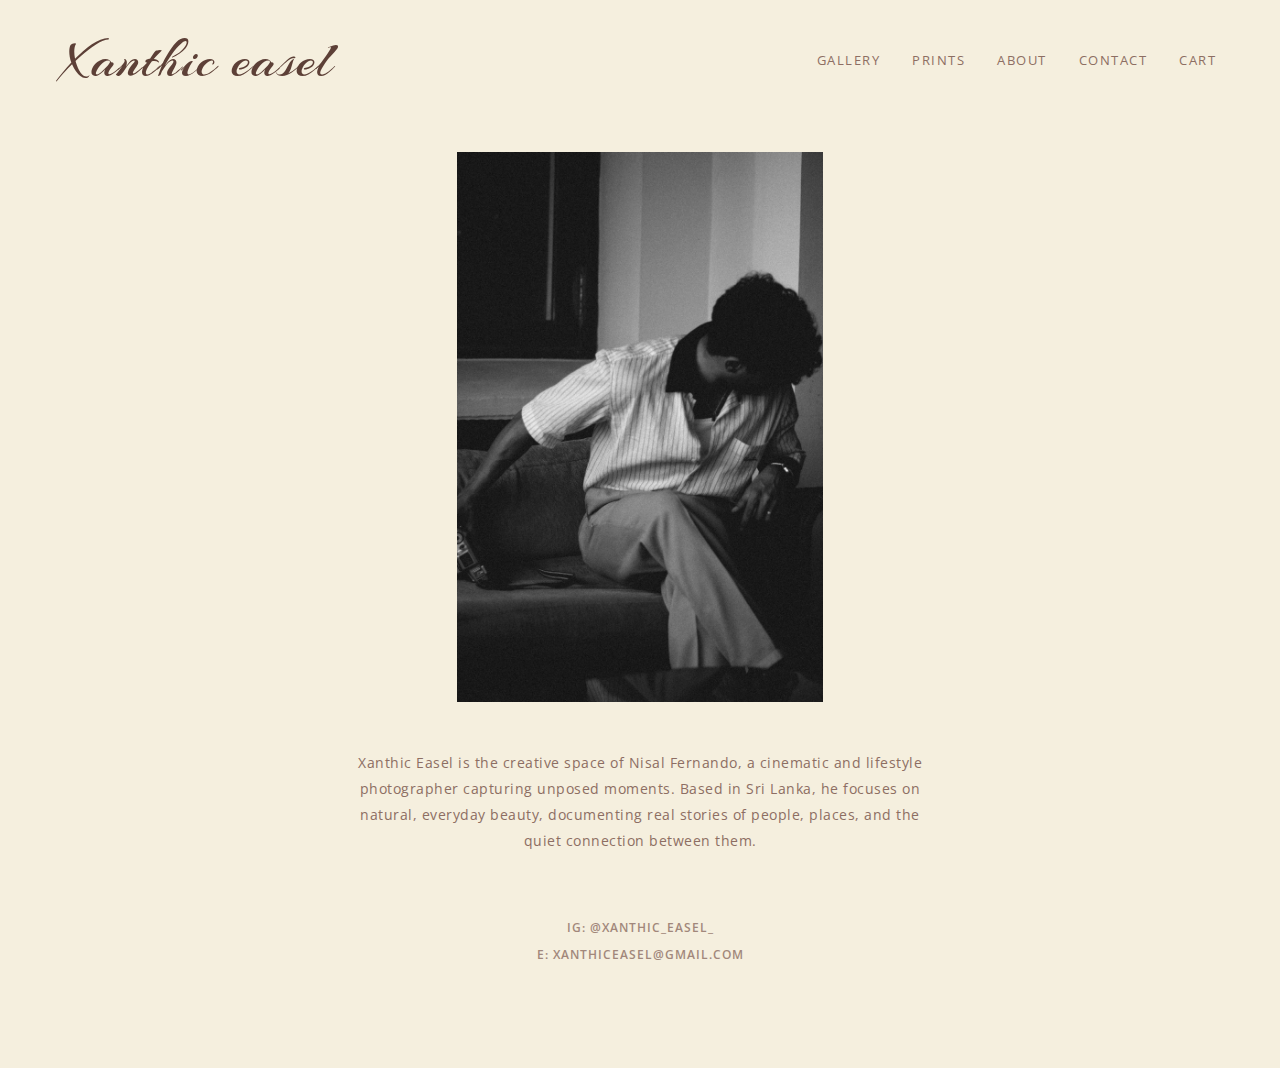
<file: index.html>
<!DOCTYPE html>
<html lang="en">

<head>
    <meta charset="UTF-8">
    <meta name="viewport" content="width=device-width, initial-scale=1.0">
    <title>Xanthic Easel | Home</title>
    <!-- Google Fonts: Arizonia & Open Sans -->
    <link rel="preconnect" href="https://fonts.googleapis.com">
    <link rel="preconnect" href="https://fonts.gstatic.com" crossorigin>
    <link href="https://fonts.googleapis.com/css2?family=Arizonia&family=Open+Sans:wght@400;600&display=swap"
        rel="stylesheet">
    <link rel="stylesheet" href="style.css">
    <link rel="stylesheet" href="https://cdn.snipcart.com/themes/v3.0.31/default/snipcart.css" />
</head>

<body>

    <!-- Header -->
    <header>
        <div class="logo">Xanthic easel</div>
        <nav>
            <ul>
                <li><a href="gallery.html">Gallery</a></li>
                <li><a href="prints.html">Prints</a></li>
                <li><a href="about.html">About</a></li>
                <li><a href="contact.html">Contact</a></li>
                <li><a href="#/cart" class="snipcart-checkout">Cart</a></li>
            </ul>
        </nav>
    </header>

    <!-- Home Section -->
    <section id="home">
        <!-- Antigravity Float Animation Applied Here -->
        <div class="slideshow-container float float-delay-1">
            <!-- Using Unsplash Source for high quality placeholders -->
            <img src="images/me_web.jpg" class="slide active" alt="Me">
            <img src="images/kala2.jpg" class="slide" loading="lazy" alt="Kala Slide 2">
            <img src="images/kala_one.jpg" class="slide" loading="lazy" alt="Kala Slide 1">
            <img src="images/kala_three.jpg" class="slide" loading="lazy" alt="kala_three">
            <img src="images/beach.jpg" class="slide" loading="lazy" alt="beach">
        </div>

        <!-- Added Description per user request -->
        <div class="home-description">
            <p>
                Xanthic Easel is the creative space of Nisal Fernando, a cinematic and lifestyle photographer capturing unposed moments. 
                Based in Sri Lanka, he focuses on natural, everyday beauty, documenting real 
                stories of people, places, and the quiet connection between them.
            </p>
        </div>

        <div class="home-info">
            <p>IG: <a href="https://instagram.com/xanthic_easel_" target="_blank">@xanthic_easel_</a></p>
            <p>E: <a href="mailto:xanthiceasel@gmail.com">xanthiceasel@gmail.com</a></p>
        </div>
    </section>

    <div hidden id="snipcart" data-api-key="ZjlhMjMwOTktODg1Yy00ZTJjLTljMTctNTIyNTJiZDJlZTdkNjM5MDcwMDEwMDg3MzM3MDkw"
        data-config-currency="lkr"></div>
    <script async src="https://cdn.snipcart.com/themes/v3.0.31/default/snipcart.js"></script>
    <script src="script.js"></script>
</body>

</html>
</file>
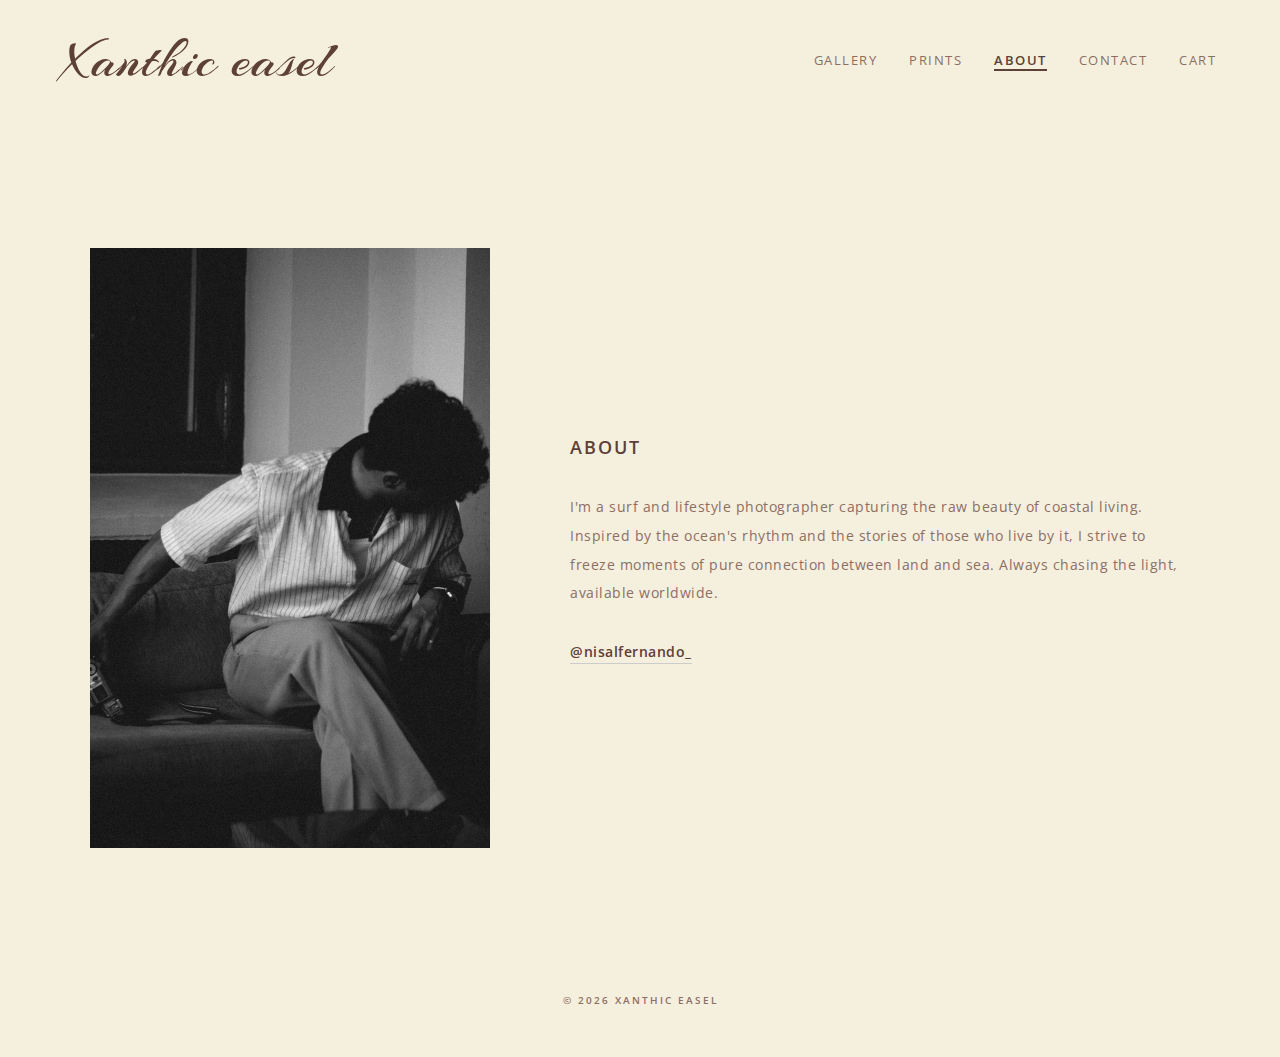
<file: about.html>
<!DOCTYPE html>
<html lang="en">

<head>
    <meta charset="UTF-8">
    <meta name="viewport" content="width=device-width, initial-scale=1.0">
    <title>Xanthic Easel | About</title>
    <!-- Google Fonts: Arizonia & Open Sans -->
    <link rel="preconnect" href="https://fonts.googleapis.com">
    <link rel="preconnect" href="https://fonts.gstatic.com" crossorigin>
    <link href="https://fonts.googleapis.com/css2?family=Arizonia&family=Open+Sans:wght@400;600&display=swap"
        rel="stylesheet">
    <link rel="stylesheet" href="style.css">
    <link rel="stylesheet" href="https://cdn.snipcart.com/themes/v3.0.31/default/snipcart.css" />
</head>

<body>

    <!-- Header -->
    <header>
        <div class="logo"><a href="index.html">Xanthic easel</a></div>
        <nav>
            <ul>
                <li><a href="gallery.html">Gallery</a></li>
                <li><a href="prints.html">Prints</a></li>
                <li><a href="about.html" class="active">About</a></li>
                <li><a href="contact.html">Contact</a></li>
                <li><a href="#/cart" class="snipcart-checkout">Cart</a></li>
            </ul>
        </nav>
    </header>

    <!-- About Section -->
    <section>
        <div class="page-header">
            <!-- Optional header, or keep clean -->
        </div>
        <div id="about-content">
            <!-- Antigravity Float Animation Applied Here -->
            <div class="about-image float float-delay-2">
                <img src="images/me_web.jpg" loading="lazy" alt="portrait">
            </div>
            <div class="about-text">
                <h2>About</h2>
                <p>
                    I'm a surf and lifestyle photographer capturing the raw beauty of coastal living.
                    Inspired by the ocean's rhythm and the stories of those who live by it,
                    I strive to freeze moments of pure connection between land and sea.
                    Always chasing the light, available worldwide.
                </p>
                <a href="https://www.instagram.com/nisalfernando_/" target="_blank"
                    class="instagram-link">@nisalfernando_</a>
            </div>
        </div>
    </section>

    <!-- Minimal Footer -->
    <footer>
        <p>&copy; 2026 Xanthic Easel</p>
    </footer>

    <div hidden id="snipcart" data-api-key="ZjlhMjMwOTktODg1Yy00ZTJjLTljMTctNTIyNTJiZDJlZTdkNjM5MDcwMDEwMDg3MzM3MDkw"
        data-config-currency="lkr"></div>
    <script async src="https://cdn.snipcart.com/themes/v3.0.31/default/snipcart.js"></script>
    <script src="script.js"></script>
</body>

</html>
</file>
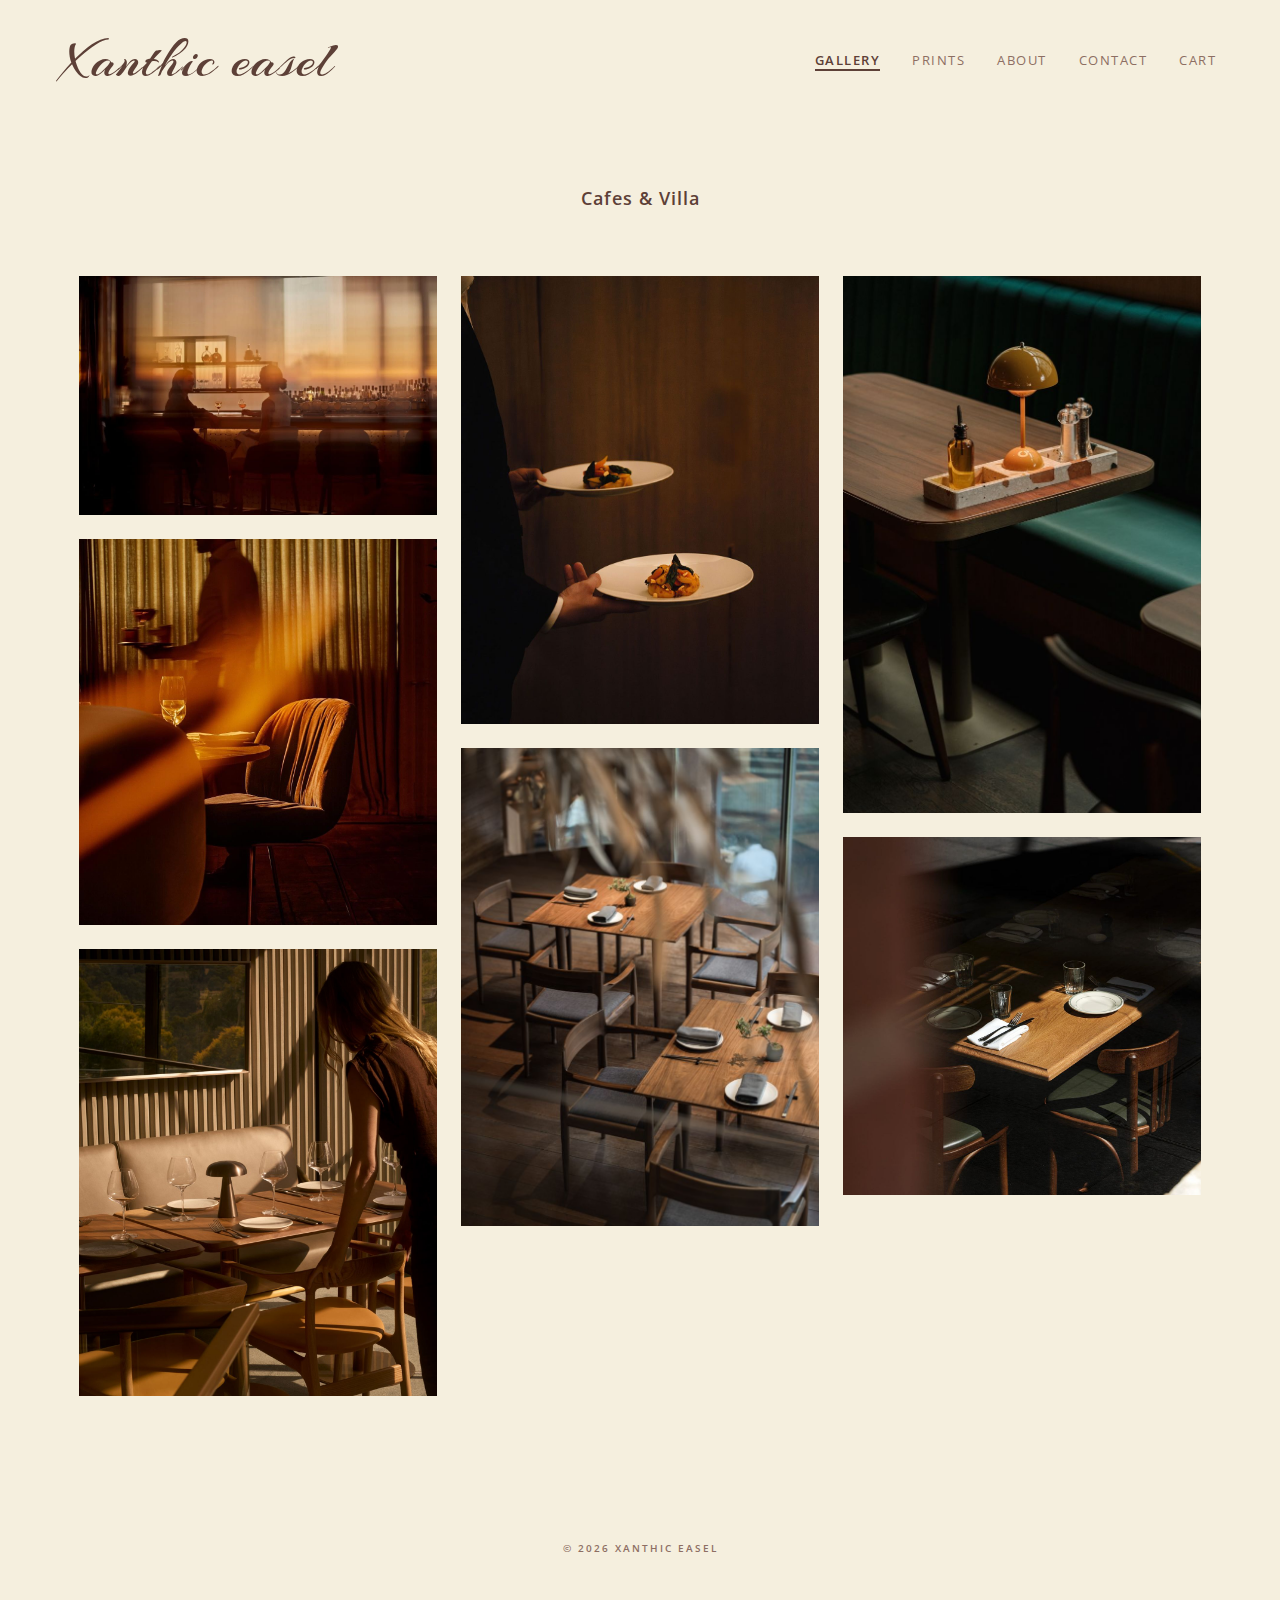
<file: cafes-villa.html>
<!DOCTYPE html>
<html lang="en">

<head>
    <meta charset="UTF-8">
    <meta name="viewport" content="width=device-width, initial-scale=1.0">
    <title>Xanthic Easel | Cafes & Villa</title>
    <!-- Google Fonts: Arizonia & Open Sans -->
    <link rel="preconnect" href="https://fonts.googleapis.com">
    <link rel="preconnect" href="https://fonts.gstatic.com" crossorigin>
    <link href="https://fonts.googleapis.com/css2?family=Arizonia&family=Open+Sans:wght@400;600&display=swap"
        rel="stylesheet">
    <link rel="stylesheet" href="style.css">
    <link rel="stylesheet" href="https://cdn.snipcart.com/themes/v3.0.31/default/snipcart.css" />
</head>

<body>

    <!-- Header -->
    <header>
        <div class="logo"><a href="index.html">Xanthic easel</a></div>
        <nav>
            <ul>
                <li><a href="gallery.html" class="active">Gallery</a></li>
                <li><a href="prints.html">Prints</a></li>
                <li><a href="about.html">About</a></li>
                <li><a href="contact.html">Contact</a></li>
                <li><a href="#/cart" class="snipcart-checkout">Cart</a></li>
            </ul>
        </nav>
    </header>

    <!-- Gallery Sub-Page Section -->
    <section>
        <div class="page-header">
            <h1>Cafes & Villa</h1>
        </div>
        <!-- Masonry Grid for Mixed/Mosaic Look -->
        <div class="masonry-grid">
            <div class="masonry-item wide">
                <img src="images/cafe1.jpg"
                    loading="lazy" alt="Cafe Interior">
            </div>
            <div class="masonry-item">
                <img src="images/cafe3.jpg"
                    alt="Villa Exterior">
            </div>
            <div class="masonry-item">
                <img src="images/cafe7.jpg"
                    alt="Coffee Detail">
            </div>
            <div class="masonry-item wide">
                <img src="images/cafe4.jpg"
                    alt="Luxury Pool">
            </div>
            <div class="masonry-item">
                <img src="images/cafe9.jpg"
                    alt="Villa Detail">
            </div>
            <div class="masonry-item">
                <img src="images/cafe8.jpg"
                    alt="Coffee Shop">
            </div>
            <div class="masonry-item wide">
                <img src="images/cafe5.jpg"
                    alt="Modern House">
            </div>
        </div>
    </section>

    <!-- Minimal Footer -->
    <footer>
        <p>&copy; 2026 Xanthic Easel</p>
    </footer>

    <div hidden id="snipcart" data-api-key="ZjlhMjMwOTktODg1Yy00ZTJjLTljMTctNTIyNTJiZDJlZTdkNjM5MDcwMDEwMDg3MzM3MDkw"
        data-config-currency="lkr"></div>
    <script async src="https://cdn.snipcart.com/themes/v3.0.31/default/snipcart.js"></script>
    <script src="script.js"></script>
</body>

</html>
</file>
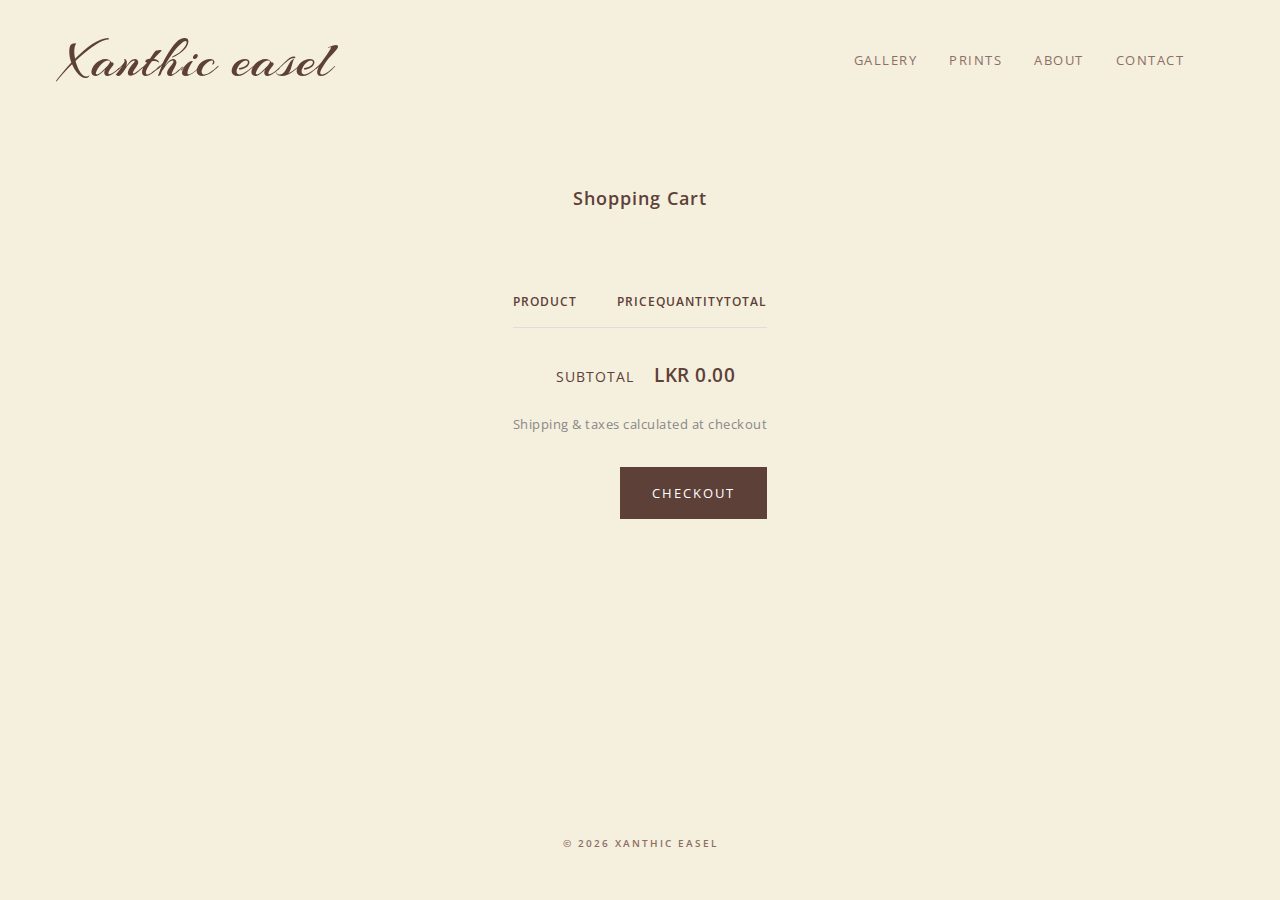
<file: cart.html>
<!DOCTYPE html>
<html lang="en">

<head>
    <meta charset="UTF-8">
    <meta name="viewport" content="width=device-width, initial-scale=1.0">
    <title>Xanthic Easel | Cart</title>
    <!-- Google Fonts: Arizonia & Open Sans -->
    <link rel="preconnect" href="https://fonts.googleapis.com">
    <link rel="preconnect" href="https://fonts.gstatic.com" crossorigin>
    <link href="https://fonts.googleapis.com/css2?family=Arizonia&family=Open+Sans:wght@400;600&display=swap"
        rel="stylesheet">
    <link rel="stylesheet" href="style.css">
</head>

<body>

    <!-- Header -->
    <header>
        <div class="logo"><a href="index.html">Xanthic easel</a></div>
        <nav>
            <ul>
                <li><a href="gallery.html">Gallery</a></li>
                <li><a href="prints.html">Prints</a></li>
                <li><a href="about.html">About</a></li>
                <li><a href="contact.html">Contact</a></li>
                <li><a href="cart.html" id="cart-link" class="active">Cart (0)</a></li>
            </ul>
        </nav>
    </header>

    <!-- Cart Section -->
    <section id="cart-section" style="max-width: 1000px; margin: 0 auto;">
        <div class="page-header">
            <h1>Shopping Cart</h1>
        </div>

        <table class="cart-table">
            <thead>
                <tr>
                    <th style="width: 50%;">Product</th>
                    <th>Price</th>
                    <th>Quantity</th>
                    <th>Total</th>
                    <th></th>
                </tr>
            </thead>
            <tbody id="cart-items-container">
                <!-- Items injected by script.js -->
            </tbody>
        </table>

        <div class="cart-summary">
            <span class="subtotal-label">Subtotal</span>
            <span id="cart-subtotal">LKR 0.00</span>
            <br><br>
            <p style="font-size: 0.8rem; color: #888; margin-bottom: 2rem;">Shipping & taxes calculated at checkout</p>
            <a href="checkout.html" class="btn-primary"
                style="display: inline-block; width: auto; text-decoration: none;">Checkout</a>
        </div>
    </section>

    <!-- Minimal Footer -->
    <footer>
        <p>&copy; 2026 Xanthic Easel</p>
    </footer>

    <script src="script.js"></script>
</body>

</html>
</file>
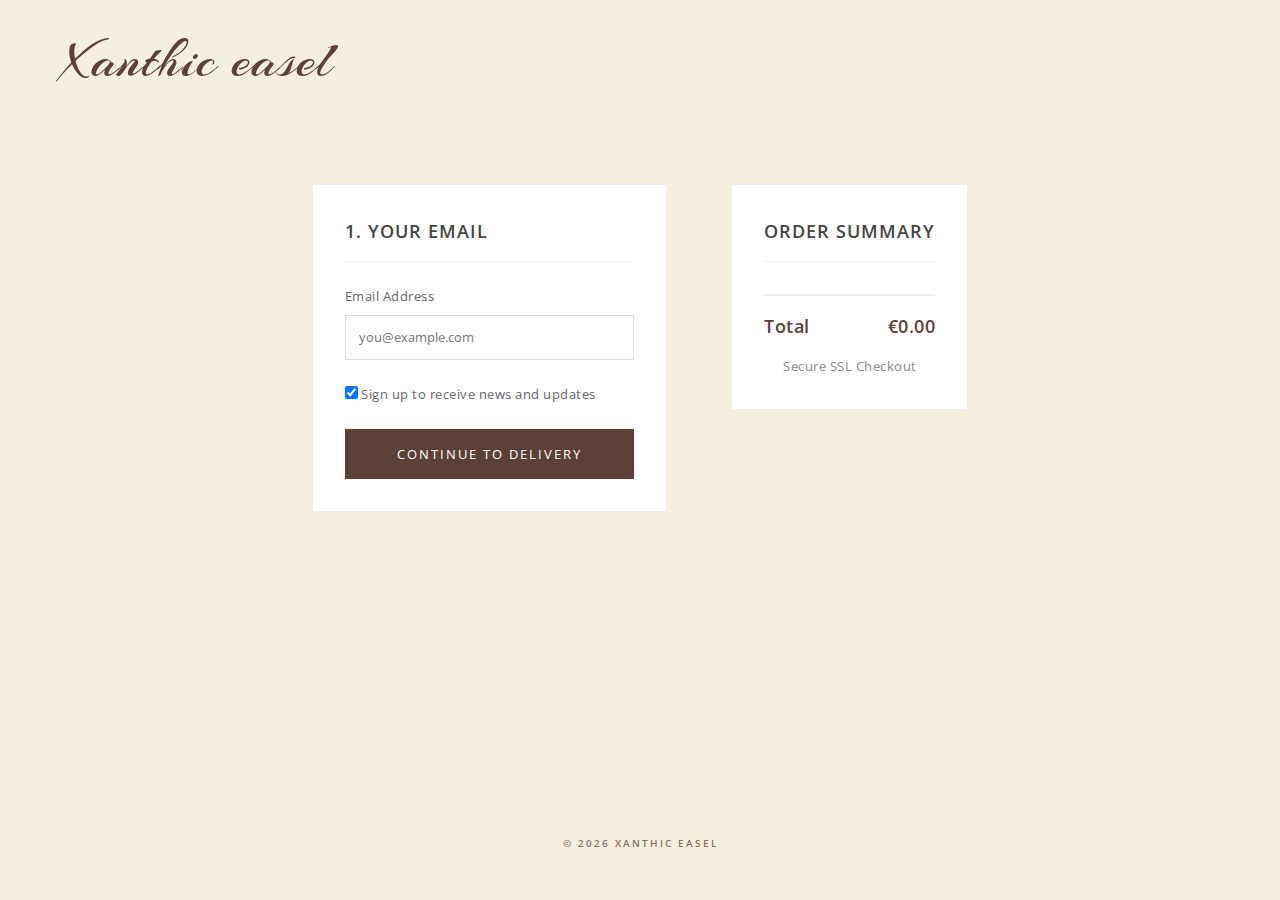
<file: checkout.html>
<!DOCTYPE html>
<html lang="en">

<head>
    <meta charset="UTF-8">
    <meta name="viewport" content="width=device-width, initial-scale=1.0">
    <title>Xanthic Easel | Checkout</title>
    <!-- Google Fonts: Arizonia & Open Sans -->
    <link rel="preconnect" href="https://fonts.googleapis.com">
    <link rel="preconnect" href="https://fonts.gstatic.com" crossorigin>
    <link href="https://fonts.googleapis.com/css2?family=Arizonia&family=Open+Sans:wght@400;600&display=swap"
        rel="stylesheet">
    <link rel="stylesheet" href="style.css">
    <style>
        .checkout-container {
            display: grid;
            grid-template-columns: 1.5fr 1fr;
            gap: 4rem;
            max-width: 1200px;
            margin: 0 auto;
        }

        .checkout-form {
            display: flex;
            flex-direction: column;
            gap: 2rem;
        }

        .step-container {
            border: 1px solid #eee;
            padding: 2rem;
            background: #fff;
        }

        .step-header {
            font-size: 1.1rem;
            font-weight: 600;
            margin-bottom: 1.5rem;
            color: #444;
            text-transform: uppercase;
            letter-spacing: 1px;
            border-bottom: 1px solid #f0f0f0;
            padding-bottom: 1rem;
        }

        .form-group {
            margin-bottom: 1.5rem;
        }

        .form-group label {
            display: block;
            font-size: 0.8rem;
            margin-bottom: 0.5rem;
            color: #666;
        }

        .form-group input,
        .form-group select {
            width: 100%;
            padding: 0.8rem;
            border: 1px solid #ddd;
            font-family: var(--body-font);
        }

        .order-summary {
            background-color: #fff;
            padding: 2rem;
            border: 1px solid #eee;
            height: fit-content;
        }

        .summary-item {
            display: flex;
            gap: 1rem;
            margin-bottom: 1.5rem;
            border-bottom: 1px solid #f9f9f9;
            padding-bottom: 1rem;
        }

        .summary-thumb {
            width: 60px;
            height: 60px;
            object-fit: cover;
        }

        .summary-details h4 {
            font-size: 0.9rem;
            margin-bottom: 0.2rem;
        }

        .summary-details p {
            font-size: 0.8rem;
            color: #888;
        }

        .summary-total {
            margin-top: 2rem;
            padding-top: 1rem;
            border-top: 2px solid #eee;
            display: flex;
            justify-content: space-between;
            font-weight: 600;
            font-size: 1.1rem;
        }

        .hidden {
            display: none;
        }

        @media (max-width: 800px) {
            .checkout-container {
                grid-template-columns: 1fr;
            }

            .order-summary {
                order: -1;
            }

            /* Show summary first on mobile */
        }
    </style>
</head>

<body>

    <!-- Header -->
    <header>
        <div class="logo"><a href="index.html">Xanthic easel</a></div>
    </header>

    <section class="checkout-container">
        <!-- checkout Form -->
        <div class="checkout-form">

            <!-- Step 1: Email -->
            <div id="step-email" class="step-container">
                <div class="step-header">1. Your Email</div>
                <div class="form-group">
                    <label>Email Address</label>
                    <input type="email" id="email" placeholder="you@example.com">
                </div>
                <div class="form-group">
                    <label>
                        <input type="checkbox" checked style="width:auto;"> Sign up to receive news and updates
                    </label>
                </div>
                <button class="btn-primary" onclick="nextStep('delivery')">Continue to Delivery</button>
            </div>

            <!-- Step 2: Delivery -->
            <div id="step-delivery" class="step-container hidden">
                <div class="step-header">2. Delivery Details</div>
                <div class="form-group">
                    <label>Phone Number</label>
                    <input type="tel" id="phone" placeholder="+94 77 123 4567">
                </div>
                <div style="display:grid; grid-template-columns: 1fr 1fr; gap: 1rem;">
                    <div class="form-group">
                        <label>First Name</label>
                        <input type="text" id="fname">
                    </div>
                    <div class="form-group">
                        <label>Last Name</label>
                        <input type="text" id="lname">
                    </div>
                </div>
                <div class="form-group">
                    <label>Address</label>
                    <input type="text" id="address" placeholder="Street address">
                </div>
                <div style="display:grid; grid-template-columns: 1fr 1fr; gap: 1rem;">
                    <div class="form-group">
                        <label>Postal Code</label>
                        <input type="text" id="zip">
                    </div>
                    <div class="form-group">
                        <label>City</label>
                        <input type="text" id="city">
                    </div>
                </div>
                <button class="btn-primary" onclick="nextStep('payment')">Continue to Payment</button>
            </div>

            <!-- Step 3: Payment -->
            <div id="step-payment" class="step-container hidden">
                <div class="step-header">3. Payment</div>
                <div class="form-group">
                    <label>Card Number</label>
                    <input type="text" placeholder="0000 0000 0000 0000">
                </div>
                <div style="display:grid; grid-template-columns: 1fr 1fr; gap: 1rem;">
                    <div class="form-group">
                        <label>Expiry (MM/YY)</label>
                        <input type="text" placeholder="MM/YY">
                    </div>
                    <div class="form-group">
                        <label>CVC</label>
                        <input type="text" placeholder="123">
                    </div>
                </div>
                <button class="btn-primary" onclick="nextStep('review')">Review Order</button>
            </div>

            <!-- Step 4: Review -->
            <div id="step-review" class="step-container hidden">
                <div class="step-header">4. Review & Purchase</div>
                <p>Please review your order details above.</p>
                <div style="margin-top: 1rem;">
                    <button class="btn-primary" onclick="placeOrder()">Place Order</button>
                </div>
            </div>

        </div>

        <!-- Order Summary Sidebar -->
        <div class="order-summary">
            <div class="step-header">Order Summary</div>
            <div id="checkout-items">
                <!-- Injected via JS -->
            </div>
            <div class="summary-total">
                <span>Total</span>
                <span id="checkout-total">€0.00</span>
            </div>
            <div style="margin-top: 1rem; font-size: 0.8rem; text-align: center; color: #888;">
                <p>Secure SSL Checkout</p>
            </div>
        </div>
    </section>

    <!-- Minimal Footer -->
    <footer>
        <p>&copy; 2026 Xanthic Easel</p>
    </footer>

    <script src="script.js"></script>
    <script>
        // Inline script for checkout specific logic
        document.addEventListener('DOMContentLoaded', () => {
            const cart = getCart();
            const container = document.getElementById('checkout-items');
            const totalEl = document.getElementById('checkout-total');
            let total = 0;

            if (cart.length === 0) {
                container.innerHTML = "<p>Your cart is empty.</p>";
                return;
            }

            cart.forEach(item => {
                const itemTotal = item.price * item.quantity;
                total += itemTotal;
                const div = document.createElement('div');
                div.className = 'summary-item';
                div.innerHTML = `
                    <img src="${item.image}" class="summary-thumb">
                    <div class="summary-details">
                        <h4>${item.title}</h4>
                        <p>${item.frame}, ${item.size}</p>
                        <p>Qty: ${item.quantity} | LKR ${itemTotal.toLocaleString()}</p>
                    </div>
                `;
                container.appendChild(div);
            });
            totalEl.innerText = `LKR ${total.toLocaleString()}`;
        });

        function nextStep(step) {
            // Hide all steps
            document.querySelectorAll('.step-container').forEach(el => el.classList.add('hidden'));
            // Show requested step
            document.getElementById(`step-${step}`).classList.remove('hidden');
            // Scroll to top
            window.scrollTo(0, 0);
        }

        function placeOrder() {
            alert('Thank you for your order! This is a demo checkout.');
            localStorage.removeItem('xanthic_cart');
            window.location.href = 'index.html';
        }
    </script>
</body>

</html>
</file>
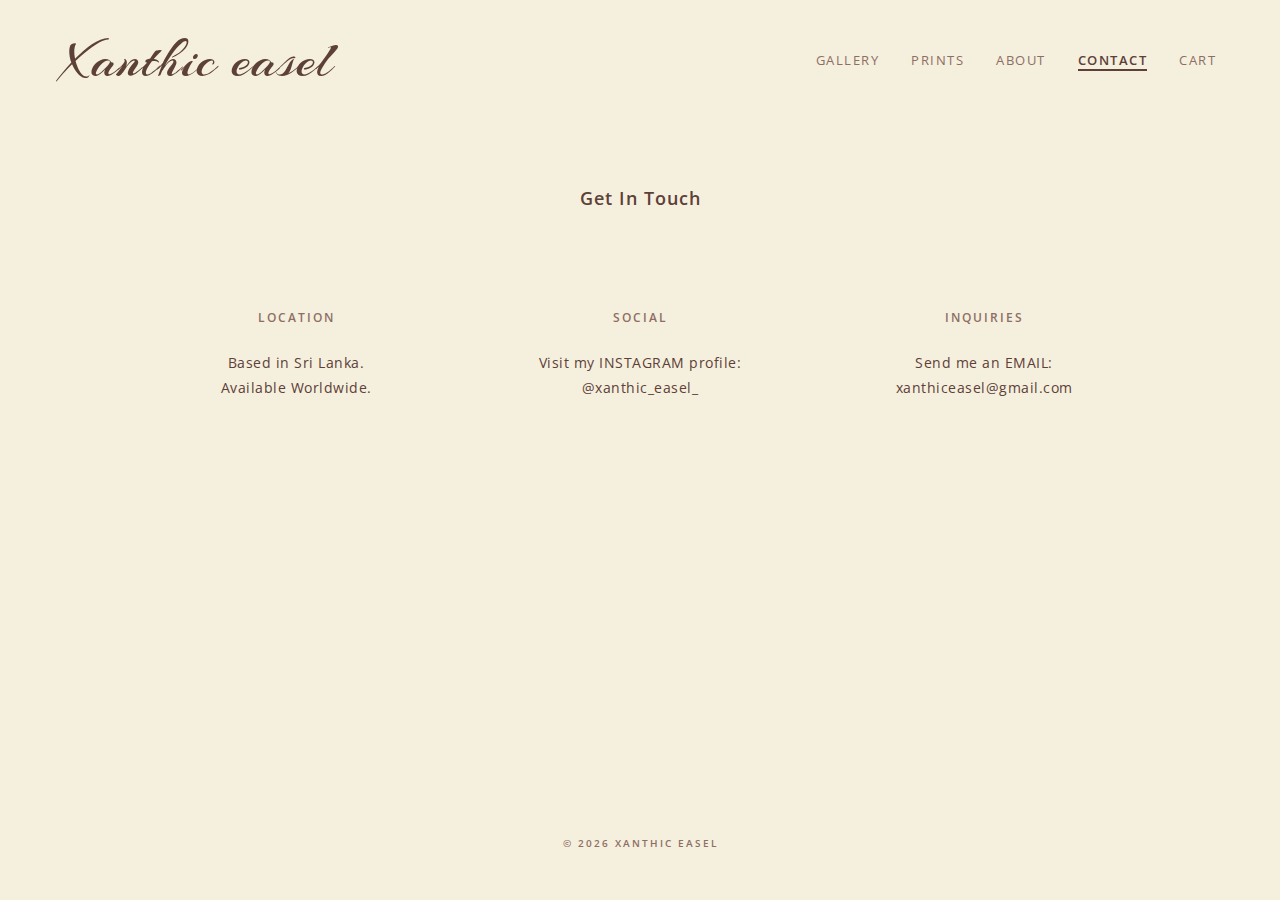
<file: contact.html>
<!DOCTYPE html>
<html lang="en">

<head>
    <meta charset="UTF-8">
    <meta name="viewport" content="width=device-width, initial-scale=1.0">
    <title>Xanthic Easel | Contact</title>
    <!-- Google Fonts: Arizonia & Open Sans -->
    <link rel="preconnect" href="https://fonts.googleapis.com">
    <link rel="preconnect" href="https://fonts.gstatic.com" crossorigin>
    <link href="https://fonts.googleapis.com/css2?family=Arizonia&family=Open+Sans:wght@400;600&display=swap"
        rel="stylesheet">
    <link rel="stylesheet" href="style.css">
    <link rel="stylesheet" href="https://cdn.snipcart.com/themes/v3.0.31/default/snipcart.css" />
</head>

<body>

    <!-- Header -->
    <header>
        <div class="logo"><a href="index.html">Xanthic easel</a></div>
        <nav>
            <ul>
                <li><a href="gallery.html">Gallery</a></li>
                <li><a href="prints.html">Prints</a></li>
                <li><a href="about.html">About</a></li>
                <li><a href="contact.html" class="active">Contact</a></li>
                <li><a href="#/cart" class="snipcart-checkout">Cart</a></li>
            </ul>
        </nav>
    </header>

    <!-- Contact Section -->
    <section>
        <div class="page-header">
            <h1>Get In Touch</h1>
        </div>
        <div class="contact-container">
            <div class="contact-col">
                <h4>Location</h4>
                <p>Based in Sri Lanka.</p>
                <p>Available Worldwide.</p>
            </div>
            <div class="contact-col">
                <h4>Social</h4>
                <p>Visit my INSTAGRAM profile:<br>
                    <a href="https://instagram.com/xanthic_easel_" target="_blank">@xanthic_easel_</a>
                </p>
            </div>
            <div class="contact-col">
                <h4>Inquiries</h4>
                <p>Send me an EMAIL:<br>
                    <a href="mailto:xanthiceasel@gmail.com">xanthiceasel@gmail.com</a>
                </p>
            </div>
        </div>
    </section>

    <!-- Minimal Footer -->
    <footer>
        <p>&copy; 2026 Xanthic Easel</p>
    </footer>

    <div hidden id="snipcart" data-api-key="ZjlhMjMwOTktODg1Yy00ZTJjLTljMTctNTIyNTJiZDJlZTdkNjM5MDcwMDEwMDg3MzM3MDkw"
        data-config-currency="lkr"></div>
    <script async src="https://cdn.snipcart.com/themes/v3.0.31/default/snipcart.js"></script>
    <script src="script.js"></script>
</body>

</html>
</file>
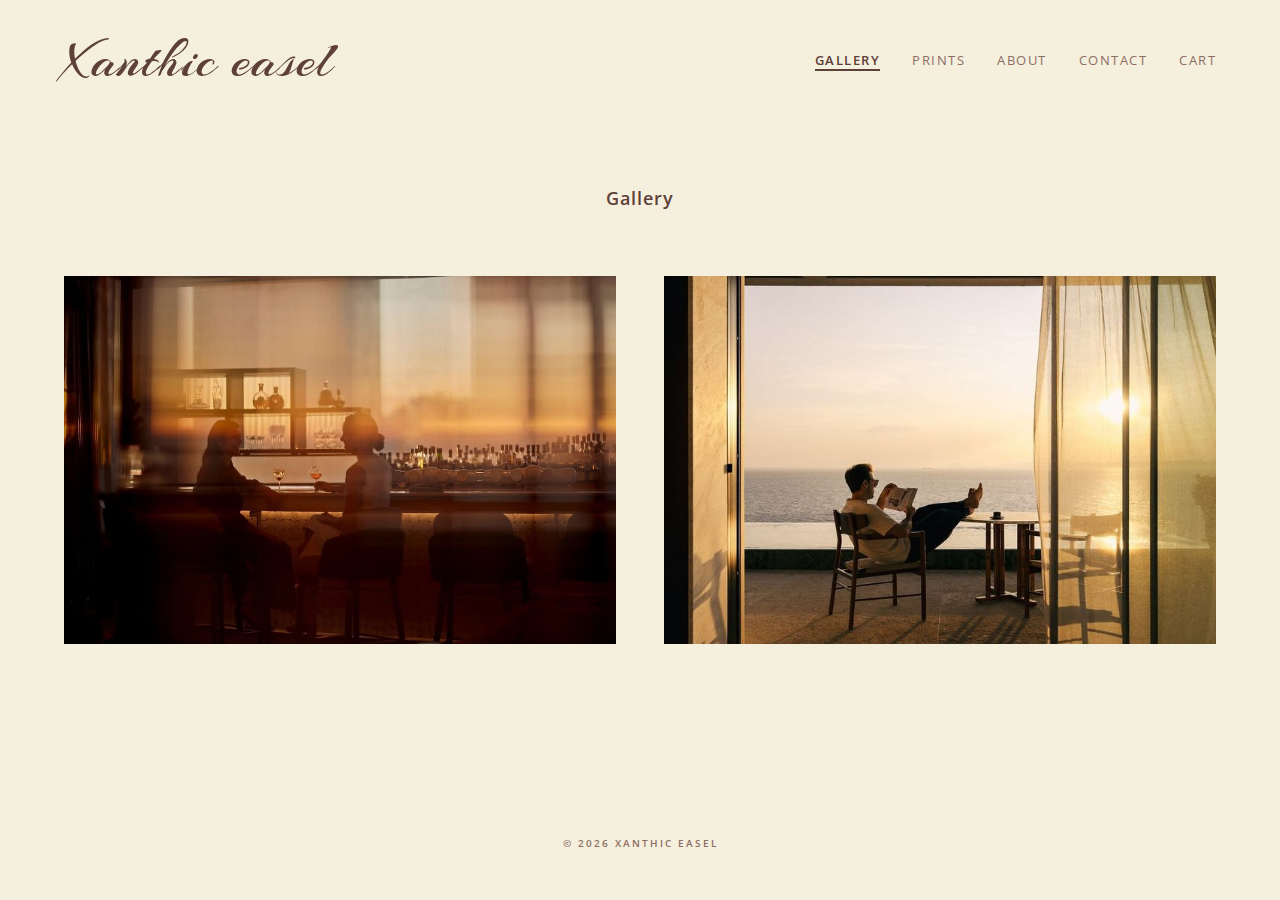
<file: gallery.html>
<!DOCTYPE html>
<html lang="en">

<head>
    <meta charset="UTF-8">
    <meta name="viewport" content="width=device-width, initial-scale=1.0">
    <title>Xanthic Easel | Gallery</title>
    <!-- Google Fonts: Arizonia & Open Sans -->
    <link rel="preconnect" href="https://fonts.googleapis.com">
    <link rel="preconnect" href="https://fonts.gstatic.com" crossorigin>
    <link href="https://fonts.googleapis.com/css2?family=Arizonia&family=Open+Sans:wght@400;600&display=swap"
        rel="stylesheet">
    <link rel="stylesheet" href="style.css">
    <link rel="stylesheet" href="https://cdn.snipcart.com/themes/v3.0.31/default/snipcart.css" />
</head>

<body>

    <!-- Header -->
    <header>
        <div class="logo"><a href="index.html">Xanthic easel</a></div>
        <nav>
            <ul>
                <li><a href="gallery.html" class="active">Gallery</a></li>
                <li><a href="prints.html">Prints</a></li>
                <li><a href="about.html">About</a></li>
                <li><a href="contact.html">Contact</a></li>
                <li><a href="#/cart" class="snipcart-checkout">Cart</a></li>
            </ul>
        </nav>
    </header>

    <!-- Gallery Section -->
    <section id="gallery">
        <div class="page-header">
            <h1>Gallery</h1>
        </div>
        <div class="gallery-grid">
            <div class="gallery-item">
                <a href="cafes-villa.html">
                    <img src="images/cafe1.jpg"
                        loading="lazy" alt="Cafes & Villa">
                    <div class="gallery-overlay">
                        <h3>Cafes & Villa</h3>
                    </div>
                </a>
            </div>
            <div class="gallery-item">
                <a href="land-lifestyle.html">
                    <img src="images/land.jpg"
                        loading="lazy" alt="Land & Lifestyle">
                    <div class="gallery-overlay">
                        <h3>Land & Lifestyle</h3>
                    </div>
                </a>
            </div>
        </div>
    </section>

    <!-- Minimal Footer -->
    <footer>
        <p>&copy; 2026 Xanthic Easel</p>
    </footer>

    <div hidden id="snipcart" data-api-key="ZjlhMjMwOTktODg1Yy00ZTJjLTljMTctNTIyNTJiZDJlZTdkNjM5MDcwMDEwMDg3MzM3MDkw"
        data-config-currency="lkr"></div>
    <script async src="https://cdn.snipcart.com/themes/v3.0.31/default/snipcart.js"></script>
    <script src="script.js"></script>
</body>

</html>
</file>
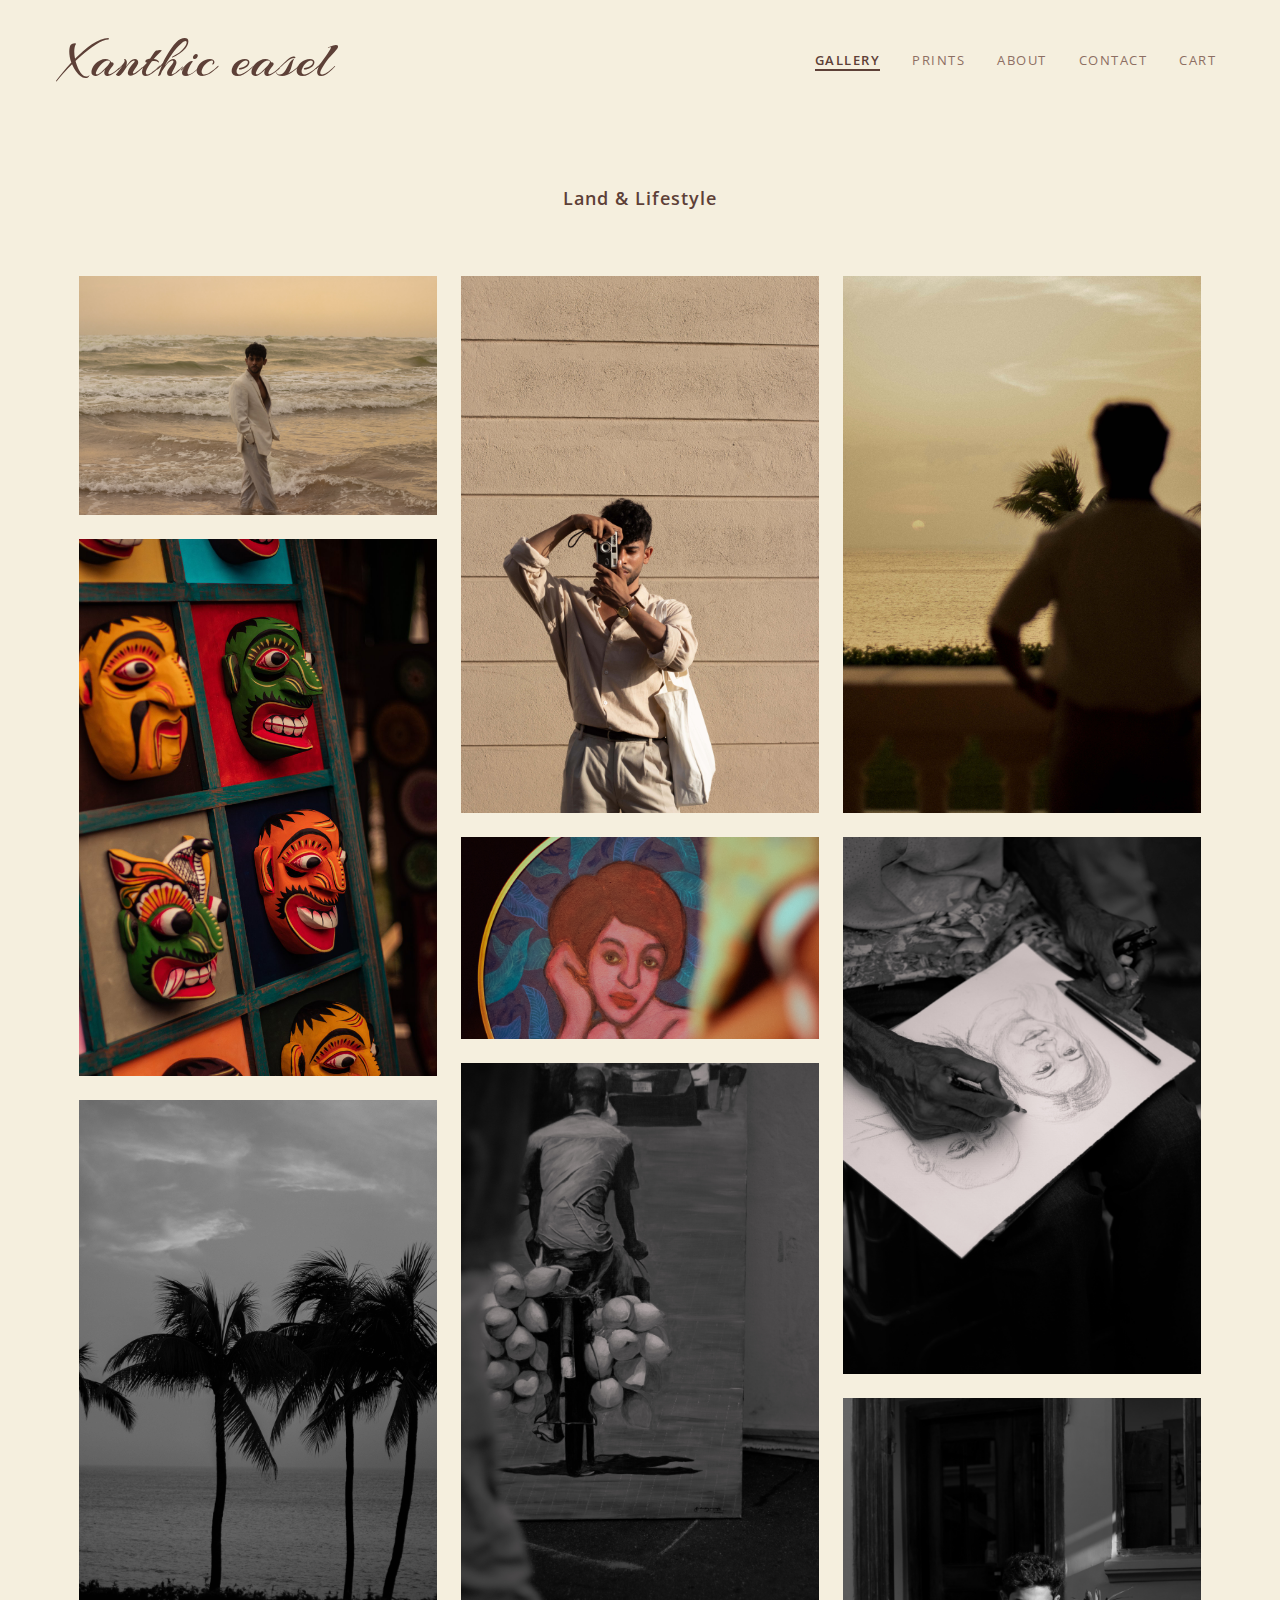
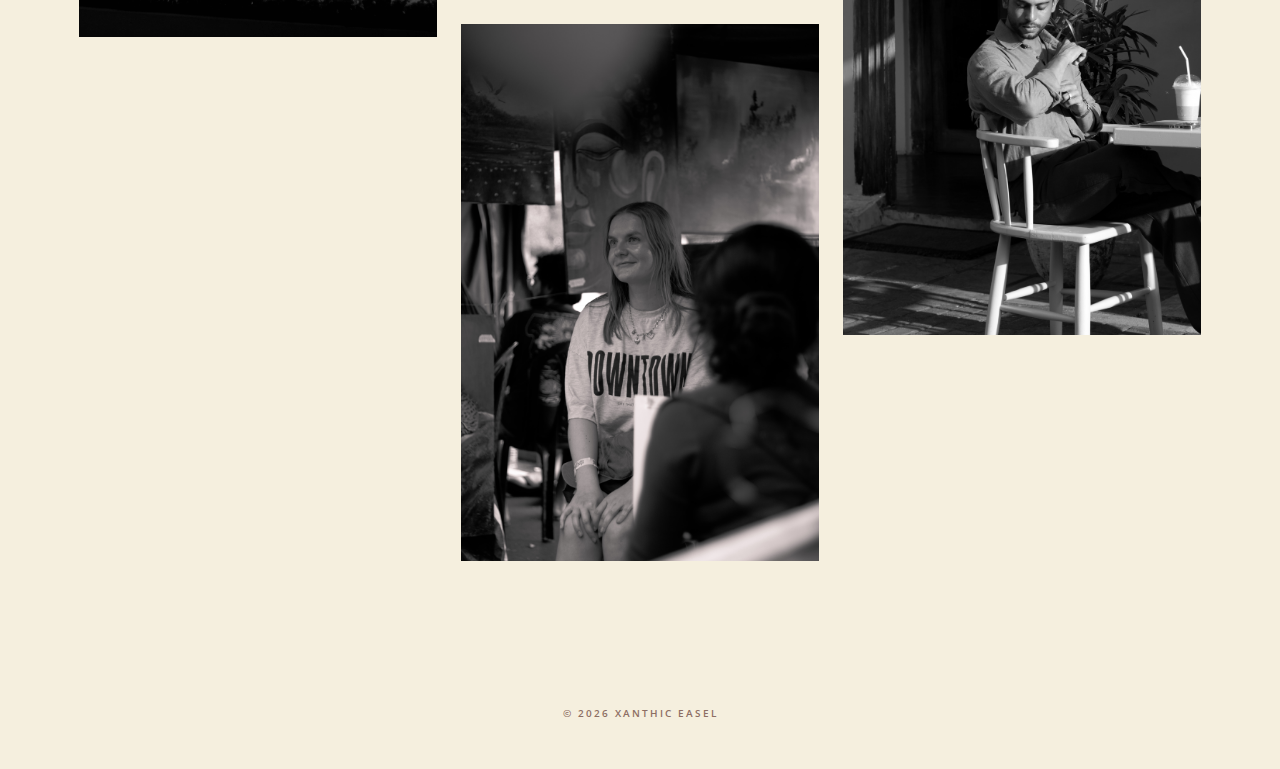
<file: land-lifestyle.html>
<!DOCTYPE html>
<html lang="en">

<head>
    <meta charset="UTF-8">
    <meta name="viewport" content="width=device-width, initial-scale=1.0">
    <title>Xanthic Easel | Land & Lifestyle</title>
    <!-- Google Fonts: Arizonia & Open Sans -->
    <link rel="preconnect" href="https://fonts.googleapis.com">
    <link rel="preconnect" href="https://fonts.gstatic.com" crossorigin>
    <link href="https://fonts.googleapis.com/css2?family=Arizonia&family=Open+Sans:wght@400;600&display=swap"
        rel="stylesheet">
    <link rel="stylesheet" href="style.css">
    <link rel="stylesheet" href="https://cdn.snipcart.com/themes/v3.0.31/default/snipcart.css" />
</head>

<body>

    <!-- Header -->
    <header>
        <div class="logo"><a href="index.html">Xanthic easel</a></div>
        <nav>
            <ul>
                <li><a href="gallery.html" class="active">Gallery</a></li>
                <li><a href="prints.html">Prints</a></li>
                <li><a href="about.html">About</a></li>
                <li><a href="contact.html">Contact</a></li>
                <li><a href="#/cart" class="snipcart-checkout">Cart</a></li>
            </ul>
        </nav>
    </header>

    <!-- Gallery Sub-Page Section -->
    <section>
        <div class="page-header">
            <h1>Land & Lifestyle</h1>
        </div>
        <!-- Masonry Grid for Mixed/Mosaic Look -->
        <div class="masonry-grid">
            <div class="masonry-item">
                <img src="images/beach.jpg"
                    alt="Road Trip small Landscape">
            </div>
            <div class="masonry-item wide">
                <img src="images/kala2.jpg"
                    loading="lazy" alt="Land Landscape">
            </div>
            <div class="masonry-item">
                <img src="images/tree.jpg"
                    alt="Cinque Terre Vertical">
            </div>
            <div class="masonry-item">
                <img src="images/selfie.jpg"
                    alt="Cinque Terre Vertical">
            </div>
            <div class="masonry-item wide">
                <img src="images/lp.jpg"
                    alt="Beach Life Horizontal">
            </div>
            <div class="masonry-item">
                <img src="images/kala4.jpg"
                    alt="Lifestyle Portrait">
            </div>
            <div class="masonry-item wide">
                <img src="images/girl.jpg"
                    alt="Travel Moments">
            </div>
            <div class="masonry-item">
                <img src="images/balconey.jpg"
                    alt="Lifestyle Portrait">
            </div>
            <div class="masonry-item">
                <img src="images/art.jpg"
                    alt="Road Trip">
            </div>
            <div class="masonry-item">
                <img src="images/galle.jpg"
                    alt="Lifestyle Portrait">
            </div>
        </div>
    </section>

    <!-- Minimal Footer -->
    <footer>
        <p>&copy; 2026 Xanthic Easel</p>
    </footer>

    <div hidden id="snipcart" data-api-key="ZjlhMjMwOTktODg1Yy00ZTJjLTljMTctNTIyNTJiZDJlZTdkNjM5MDcwMDEwMDg3MzM3MDkw"
        data-config-currency="lkr"></div>
    <script async src="https://cdn.snipcart.com/themes/v3.0.31/default/snipcart.js"></script>
    <script src="script.js"></script>
</body>

</html>
</file>
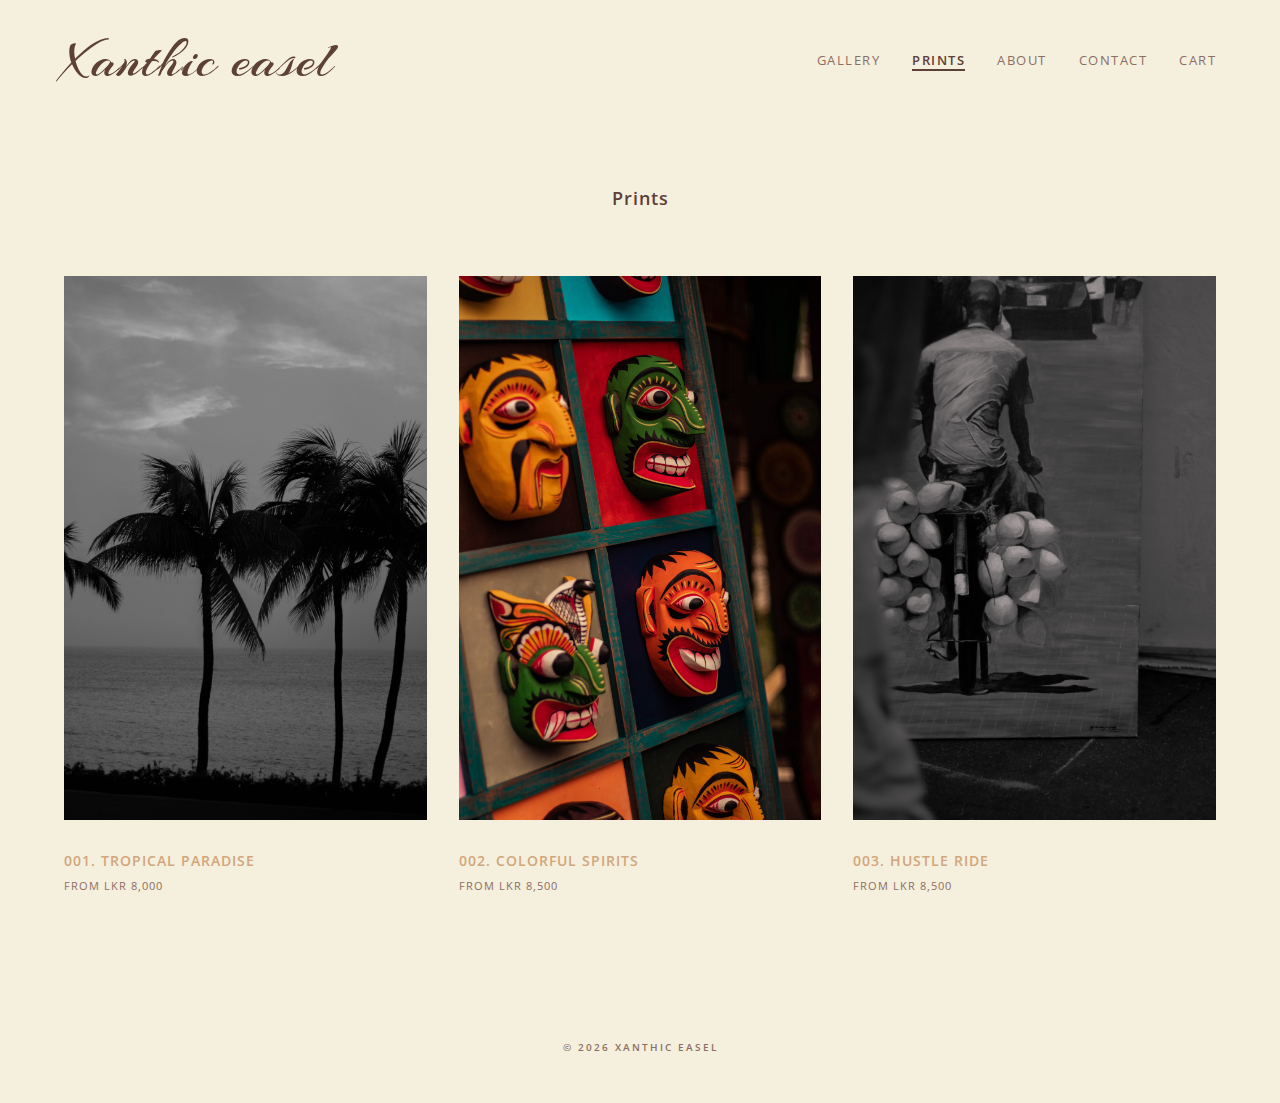
<file: prints.html>
<!DOCTYPE html>
<html lang="en">

<head>
    <meta charset="UTF-8">
    <meta name="viewport" content="width=device-width, initial-scale=1.0">
    <title>Xanthic Easel | Prints</title>
    <!-- Google Fonts: Arizonia & Open Sans -->
    <link rel="preconnect" href="https://fonts.googleapis.com">
    <link rel="preconnect" href="https://fonts.gstatic.com" crossorigin>
    <link href="https://fonts.googleapis.com/css2?family=Arizonia&family=Open+Sans:wght@400;600&display=swap"
        rel="stylesheet">
    <link rel="stylesheet" href="style.css">
    <link rel="stylesheet" href="https://cdn.snipcart.com/themes/v3.0.31/default/snipcart.css" />
</head>

<body>

    <!-- Header -->
    <header>
        <div class="logo"><a href="index.html">Xanthic easel</a></div>
        <nav>
            <ul>
                <li><a href="gallery.html">Gallery</a></li>
                <li><a href="prints.html" class="active">Prints</a></li>
                <li><a href="about.html">About</a></li>
                <li><a href="contact.html">Contact</a></li>
                <li><a href="#/cart" class="snipcart-checkout">Cart</a></li>
            </ul>
        </nav>
    </header>

    <!-- Prints Section -->
    <section id="prints">
        <div class="page-header">
            <h1>Prints</h1>
        </div>

        <div class="prints-grid">
            <!-- 001 -->
            <div class="print-item">
                <a href="product.html?id=001" class="print-image-container">
                    <img src="images/tree.jpg"
                        loading="lazy" alt="Crabbing">
                </a>
                <div class="print-info">
                    <div class="print-title">001. Tropical paradise</div>
                    <div class="print-price">from LKR 8,000</div>
                </div>
            </div>

            <!-- 002 -->
            <div class="print-item">
                <a href="product.html?id=002" class="print-image-container">
                    <img src="images/kala2.jpg"
                        loading="lazy" alt="Colorful script">
                </a>
                <div class="print-info">
                    <div class="print-title">002. Colorful spirits</div>
                    <div class="print-price">from LKR 8,500</div>
                </div>
            </div>

            <!-- 003 -->
            <div class="print-item">
                <a href="product.html?id=003" class="print-image-container">
                    <img src="images/kala4.jpg"
                        loading="lazy" alt="Fin & Shadow">
                </a>
                <div class="print-info">
                    <div class="print-title">003. Hustle ride</div>
                    <div class="print-price">from LKR 8,500</div>
                </div>
            </div>

            <!-- 004 -->
            
        </div>
    </section>

    <!-- Minimal Footer -->
    <footer>
        <p>&copy; 2026 Xanthic Easel</p>
    </footer>

    <div hidden id="snipcart" data-api-key="ZjlhMjMwOTktODg1Yy00ZTJjLTljMTctNTIyNTJiZDJlZTdkNjM5MDcwMDEwMDg3MzM3MDkw"
        data-config-currency="lkr"></div>
    <script async src="https://cdn.snipcart.com/themes/v3.0.31/default/snipcart.js"></script>
    <script src="script.js"></script>
</body>

</html>
</file>
<file: style.css>
:root {
    --bg-color: #f5efde;
    --text-color: #5D4037;
    --text-light: #8D6E63;
    /* Updated Fonts: Arizonia & Open Sans */
    --accent-font: 'Arizonia', cursive;
    --body-font: 'Open Sans', sans-serif;
    --desc-font: 'Open Sans', sans-serif;
}

* {
    margin: 0;
    padding: 0;
    box-sizing: border-box;
}

body {
    background-color: var(--bg-color);
    color: var(--text-color);
    font-family: var(--body-font);
    font-weight: 400;
    /* Regular */
    line-height: 1.6;
    overflow-x: hidden;
    letter-spacing: 0.5px;
    display: flex;
    flex-direction: column;
    min-height: 100vh;
    font-size: 0.9rem;
    /* Reduced global font size */
}

/* Semi-Bold for headers */
h1,
h2,
h3,
h4,
h5,
h6 {
    font-family: var(--desc-font);
    font-weight: 600;
}

a {
    text-decoration: none;
    color: inherit;
    transition: opacity 0.3s ease;
}

a:hover {
    opacity: 0.7;
}

/* --- Animations --- */
@keyframes antigravity {
    0% {
        transform: translateY(0);
    }

    50% {
        transform: translateY(-15px);
    }

    100% {
        transform: translateY(0);
    }
}

.float {
    /* animation: antigravity 4s ease-in-out infinite; */
    animation: none;
}

/* Stagger animations so they don't look uniform */
.float-delay-1 {
    animation-delay: 0s;
}

.float-delay-2 {
    animation-delay: 1.5s;
}

.float-delay-3 {
    animation-delay: 0.7s;
}

/* --- Header --- */
header {
    display: flex;
    justify-content: space-between;
    align-items: center;
    padding: 2rem 5%;
    position: sticky;
    top: 0;
    background-color: var(--bg-color);
    z-index: 1000;
}

.logo {
    font-family: var(--accent-font);
    font-size: 3.5rem;
    /* Increased for Allura readability */
    color: var(--text-color);
    line-height: 1;
    font-weight: 400;
}

nav ul {
    display: flex;
    gap: 2rem;
    list-style: none;
}

/* Navigation */
nav ul {
    display: flex;
    gap: 2rem;
    list-style: none;
}

#cart-link {
    display: none;
    /* Hide legacy cart link if present */
}

nav a {
    font-family: var(--body-font);
    font-size: 0.8rem;
    /* Reduced nav size */
    text-transform: uppercase;
    letter-spacing: 1.5px;
    font-weight: 400;
    color: var(--text-light);
    /* REPLACED #555 */
}

/* Active links should be Semi-Bold */
nav a.active {
    color: var(--text-color);
    font-weight: 600;
    border-bottom: 2px solid var(--text-color);
}

/* --- Sections Common --- */
section {
    padding: 4rem 5%;
    margin-bottom: 2rem;
    flex: 1;
    /* Pushes footer down */
}

/* --- Home Page Specific --- */
#home {
    min-height: 80vh;
    display: flex;
    flex-direction: column;
    align-items: center;
    justify-content: start;
    padding-top: 2rem;
    text-align: center;
}

.slideshow-container {
    width: 100%;
    max-width: 900px;
    height: 550px;
    position: relative;
    overflow: hidden;
    margin-bottom: 3rem;
}

.slide {
    position: absolute;
    top: 0;
    left: 0;
    width: 100%;
    height: 100%;
    object-fit: contain;
    opacity: 0;
    transition: opacity 1.5s ease-in-out;
}

.slide.active {
    opacity: 1;
}

.home-description {
    max-width: 600px;
    margin: 0 auto 3rem auto;
    font-family: var(--desc-font);
    font-size: 0.9rem;
    /* Reduced description size */
    font-weight: 400;
    color: var(--text-light);
    /* REPLACED #666 */
    line-height: 1.8;
    text-align: center;
}

.home-info {
    font-size: 0.75rem;
    /* Reduced info size */
    margin-top: 1rem;
    opacity: 0.8;
    color: var(--text-light);
    /* REPLACED #888 */
    text-transform: uppercase;
    letter-spacing: 1px;
    font-weight: 600;
}

.home-info p {
    margin-bottom: 0.5rem;
}

/* --- Page Titles --- */
.page-header {
    text-align: center;
    margin-bottom: 4rem;
}

.page-header h1 {
    font-size: 1.1rem;
    /* Reduced header size to match About/Contact body headers */
    text-transform: capitalize;
    /* Changed from uppercase */
    letter-spacing: 1px;
    /* Reduced letter spacing */
    color: var(--text-color);
    /* REPLACED #444 */
    font-weight: 600;
}

/* --- Gallery Page Specific --- */
.gallery-grid {
    display: grid;
    grid-template-columns: 1fr 1fr;
    gap: 3rem;
    max-width: 1200px;
    margin: 0 auto;
}

.gallery-item {
    position: relative;
    overflow: hidden;
    aspect-ratio: 3/2;
    cursor: pointer;
}

.gallery-item a {
    display: block;
    width: 100%;
    height: 100%;
}

.gallery-item img {
    width: 100%;
    height: 100%;
    object-fit: cover;
    transition: transform 0.8s ease;
    display: block;
}

.gallery-item:hover img {
    transform: scale(1.03);
}

.gallery-overlay {
    position: absolute;
    top: 50%;
    left: 50%;
    transform: translate(-50%, -50%);
    color: white;
    z-index: 2;
    text-shadow: 0 2px 4px rgba(0, 0, 0, 0.5);
    pointer-events: none;
    opacity: 0;
    transition: opacity 0.3s ease;
}

.gallery-item:hover .gallery-overlay {
    opacity: 1;
}

.gallery-overlay h3 {
    font-size: 1.1rem;
    /* Reduced overlay text size */
    font-weight: 600;
    letter-spacing: 2px;
    text-transform: uppercase;
}

/* --- Prints Page Specific --- */
.prints-grid {
    display: grid;
    grid-template-columns: repeat(3, 1fr);
    gap: 4rem 2rem;
    max-width: 1200px;
    margin: 0 auto;
}

.print-item {
    display: flex;
    flex-direction: column;
    align-items: flex-start;
}

.print-image-container {
    width: 100%;
    overflow: hidden;
    margin-bottom: 1.5rem;
    cursor: pointer;
}

.print-image-container img {
    width: 100%;
    height: auto;
    transition: transform 0.6s ease;
}

.print-image-container:hover img {
    transform: scale(1.02);
}

.print-info {
    width: 100%;
}

.print-title {
    font-family: var(--body-font);
    font-size: 0.85rem;
    /* Reduced print title */
    color: #d1a67a;
    /* Keeping this gold/canvas color as it's an accent */
    margin-bottom: 0.3rem;
    text-transform: uppercase;
    letter-spacing: 1px;
    font-weight: 600;
}

.print-price {
    font-family: var(--body-font);
    font-size: 0.7rem;
    /* Reduced price size */
    color: var(--text-light);
    /* REPLACED #999 */
    text-transform: uppercase;
    letter-spacing: 1px;
    font-weight: 400;
}

/* --- About Page Specific --- */
#about-content {
    display: flex;
    align-items: center;
    justify-content: center;
    gap: 5rem;
    max-width: 1100px;
    margin: 0 auto;
}

.about-image {
    flex: 0 0 400px;
}

.about-image img {
    width: 100%;
    height: auto;
    filter: grayscale(100%);
    display: block;
}

.about-text {
    flex: 1;
}

.about-text h2 {
    font-family: var(--body-font);
    font-size: 1.1rem;
    /* Reduced about header */
    color: var(--text-color);
    /* REPLACED #444 */
    margin-bottom: 2rem;
    text-transform: uppercase;
    letter-spacing: 2px;
    font-weight: 600;
}

.about-text p {
    font-size: 0.9rem;
    /* Reduced body text */
    font-weight: 400;
    color: var(--text-light);
    /* REPLACED #555 */
    line-height: 2;
    margin-bottom: 2rem;
}

.instagram-link {
    font-size: 0.85rem;
    border-bottom: 1px solid #ccc;
    padding-bottom: 2px;
    font-weight: 600;
}

/* --- Contact Page Specific --- */
.contact-container {
    display: grid;
    grid-template-columns: repeat(3, 1fr);
    text-align: center;
    max-width: 1000px;
    margin: 0 auto;
    gap: 2rem;
    padding-top: 2rem;
}

.contact-col h4 {
    font-size: 0.75rem;
    /* Reduced contact headers */
    text-transform: uppercase;
    letter-spacing: 2px;
    margin-bottom: 1.5rem;
    color: var(--text-light);
    /* REPLACED #888 */
    font-weight: 600;
}

.contact-col p,
.contact-col a {
    font-size: 0.85rem;
    /* Reduced contact text */
    font-weight: 400;
    color: var(--text-color);
    line-height: 1.8;
}

/* Footer */
footer {
    padding: 3rem 0;
    text-align: center;
    font-size: 0.65rem;
    /* Reduced footer */
    color: var(--text-light);
    /* REPLACED #aaa */
    letter-spacing: 2px;
    text-transform: uppercase;
    font-weight: 600;
}

/* --- Responsive Queries --- */
@media (max-width: 900px) {
    .prints-grid {
        grid-template-columns: 1fr 1fr;
    }
}

@media (max-width: 768px) {
    header {
        flex-direction: column;
        gap: 1.5rem;
    }

    .float {
        animation: none;
    }

    .logo {
        font-size: 3rem;
        /* Adjusted for mobile */
    }

    nav ul {
        gap: 1.5rem;
    }

    .gallery-grid {
        grid-template-columns: 1fr;
    }

    .prints-grid {
        grid-template-columns: 1fr 1fr;
        gap: 1rem;
    }

    #about-content {
        flex-direction: column-reverse;
        text-align: left;
        padding: 0 60px;
        /* Enforced 60px side padding */
    }

    .about-image {
        flex: 0 0 auto;
        width: 100%;
        max-width: 150px;
        /* Reduced to small profile size */
        animation: none;
        /* Remove float animation */
        margin: 0;
        /* Left align */
        align-self: flex-start;
    }

    .contact-container {
        grid-template-columns: 1fr;
        gap: 3rem;
    }

    .slideshow-container {
        height: 350px;
    }

    /* Reduce body text size for Home, About, Contact on mobile */
    .home-description p,
    .home-info p,
    .about-text p,
    .contact-container p,
    .contact-container a {
        font-size: 0.8rem;
    }
}

/* --- Masonry Layout for Sub-Galleries --- */
.masonry-grid {
    column-count: 3;
    column-gap: 1.5rem;
    max-width: 1200px;
    margin: 0 auto;
    padding: 0 15px;
    /* Added side padding */
}

.masonry-item {
    break-inside: avoid;
    margin-bottom: 1.5rem;
}

.masonry-item img {
    width: 100%;
    height: auto;
    display: block;
    transition: transform 0.5s ease;
}

.masonry-item:hover img {
    transform: scale(1.02);
}

@media (max-width: 900px) {
    .masonry-grid {
        column-count: 2;
    }
}

@media (max-width: 600px) {
    .masonry-grid {
        display: grid;
        grid-template-columns: repeat(2, 1fr);
        gap: 10px;
        padding: 0 60px;
        /* Increased side padding to 60px */
        column-count: auto;
        /* Reset column count */
    }

    .masonry-item {
        margin-bottom: 0;
        /* Grid handles spacing via gap */
        grid-column: span 1;
        break-inside: auto;
        /* Reset break-inside */
    }

    .masonry-item.wide {
        grid-column: span 2;
    }

    .masonry-item.wide img {
        aspect-ratio: 16/9;
        object-fit: cover;
    }
}

/* --- Product Page Styles --- */
.product-container {
    display: flex;
    max-width: 1000px;
    margin: 4rem auto;
    gap: 4rem;
    align-items: flex-start;
}

.product-image {
    flex: 1;
    background-color: #E8E6df;
    min-height: 400px;
    display: flex;
    align-items: center;
    justify-content: center;
}

.product-image img {
    width: 100%;
    height: auto;
    display: block;
}

.product-info {
    flex: 1;
}

.product-info h1 {
    font-size: 1.8rem;
    margin-bottom: 0.5rem;
    color: var(--text-color);
    /* REPLACED #444 */
}

#product-price {
    font-size: 1.2rem;
    color: var(--text-light);
    /* REPLACED #888 */
    margin-bottom: 2rem;
    font-weight: 400;
}

.product-options label {
    display: block;
    font-size: 0.8rem;
    text-transform: uppercase;
    letter-spacing: 1px;
    margin-bottom: 0.5rem;
    font-weight: 600;
    color: var(--text-color);
    /* REPLACED #444 */
}

.product-options select,
.product-options input {
    width: 100%;
    padding: 0.8rem;
    margin-bottom: 1.5rem;
    border: 1px solid #ddd;
    background-color: transparent;
    font-family: var(--body-font);
    font-size: 0.9rem;
    color: var(--text-color);
    /* REPLACED #444 */
}

.btn-primary {
    background-color: var(--text-color);
    color: #fff;
    padding: 1rem 2rem;
    border: none;
    cursor: pointer;
    font-family: var(--body-font);
    text-transform: uppercase;
    letter-spacing: 2px;
    font-size: 0.8rem;
    transition: opacity 0.3s;
    width: 100%;
}

.btn-primary:hover {
    opacity: 0.8;
}

#feedback-msg {
    margin-top: 1rem;
    color: green;
    font-size: 0.8rem;
    height: 1.2rem;
}

/* --- Cart & Checkout Common --- */
.cart-table {
    width: 100%;
    border-collapse: collapse;
    margin-bottom: 2rem;
}

.cart-table th {
    text-align: left;
    border-bottom: 1px solid #ddd;
    padding: 1rem 0;
    font-weight: 600;
    text-transform: uppercase;
    font-size: 0.75rem;
    letter-spacing: 1px;
}

.cart-table td {
    padding: 1.5rem 0;
    border-bottom: 1px solid #eee;
}

.cart-product-info {
    display: flex;
    align-items: center;
    gap: 1rem;
}

.cart-thumb {
    width: 80px;
    height: 80px;
    object-fit: cover;
}

.cart-title {
    font-weight: 600;
    color: var(--text-color);
    /* REPLACED #444 */
    margin-bottom: 0.2rem;
}

.cart-meta {
    font-size: 0.8rem;
    color: var(--text-light);
    /* REPLACED #888 */
}

.btn-remove {
    background: none;
    border: none;
    font-size: 1.5rem;
    cursor: pointer;
    color: var(--text-light);
    /* REPLACED #aaa */
}

.cart-summary {
    text-align: right;
    margin-top: 2rem;
}

.subtotal-label {
    text-transform: uppercase;
    letter-spacing: 1px;
    margin-right: 1rem;
    font-size: 0.85rem;
}

#cart-subtotal {
    font-size: 1.2rem;
    font-weight: 600;
    margin-right: 2rem;
}

/* Responsive Product */
@media (max-width: 768px) {
    .product-container {
        flex-direction: column;
        gap: 2rem;
    }

    .product-image,
    .product-info {
        width: 100%;
    }
}
</file>
